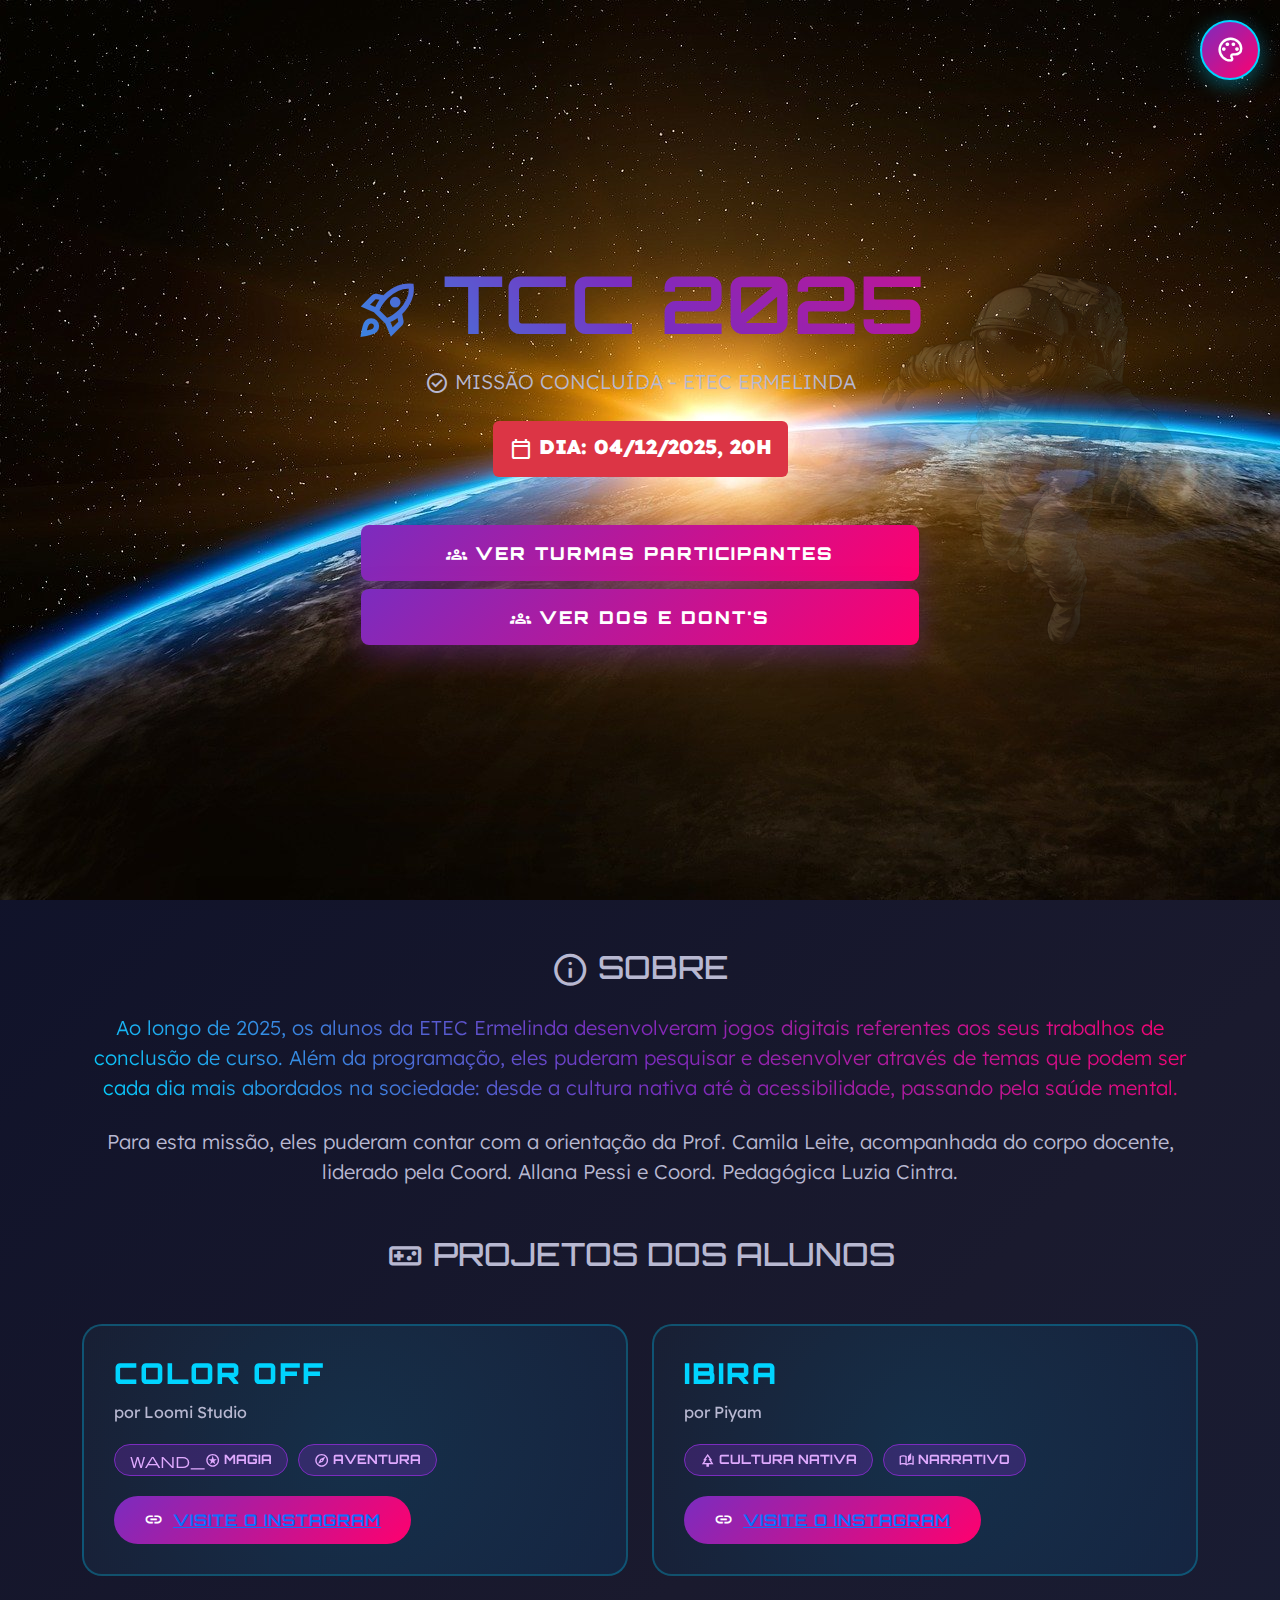
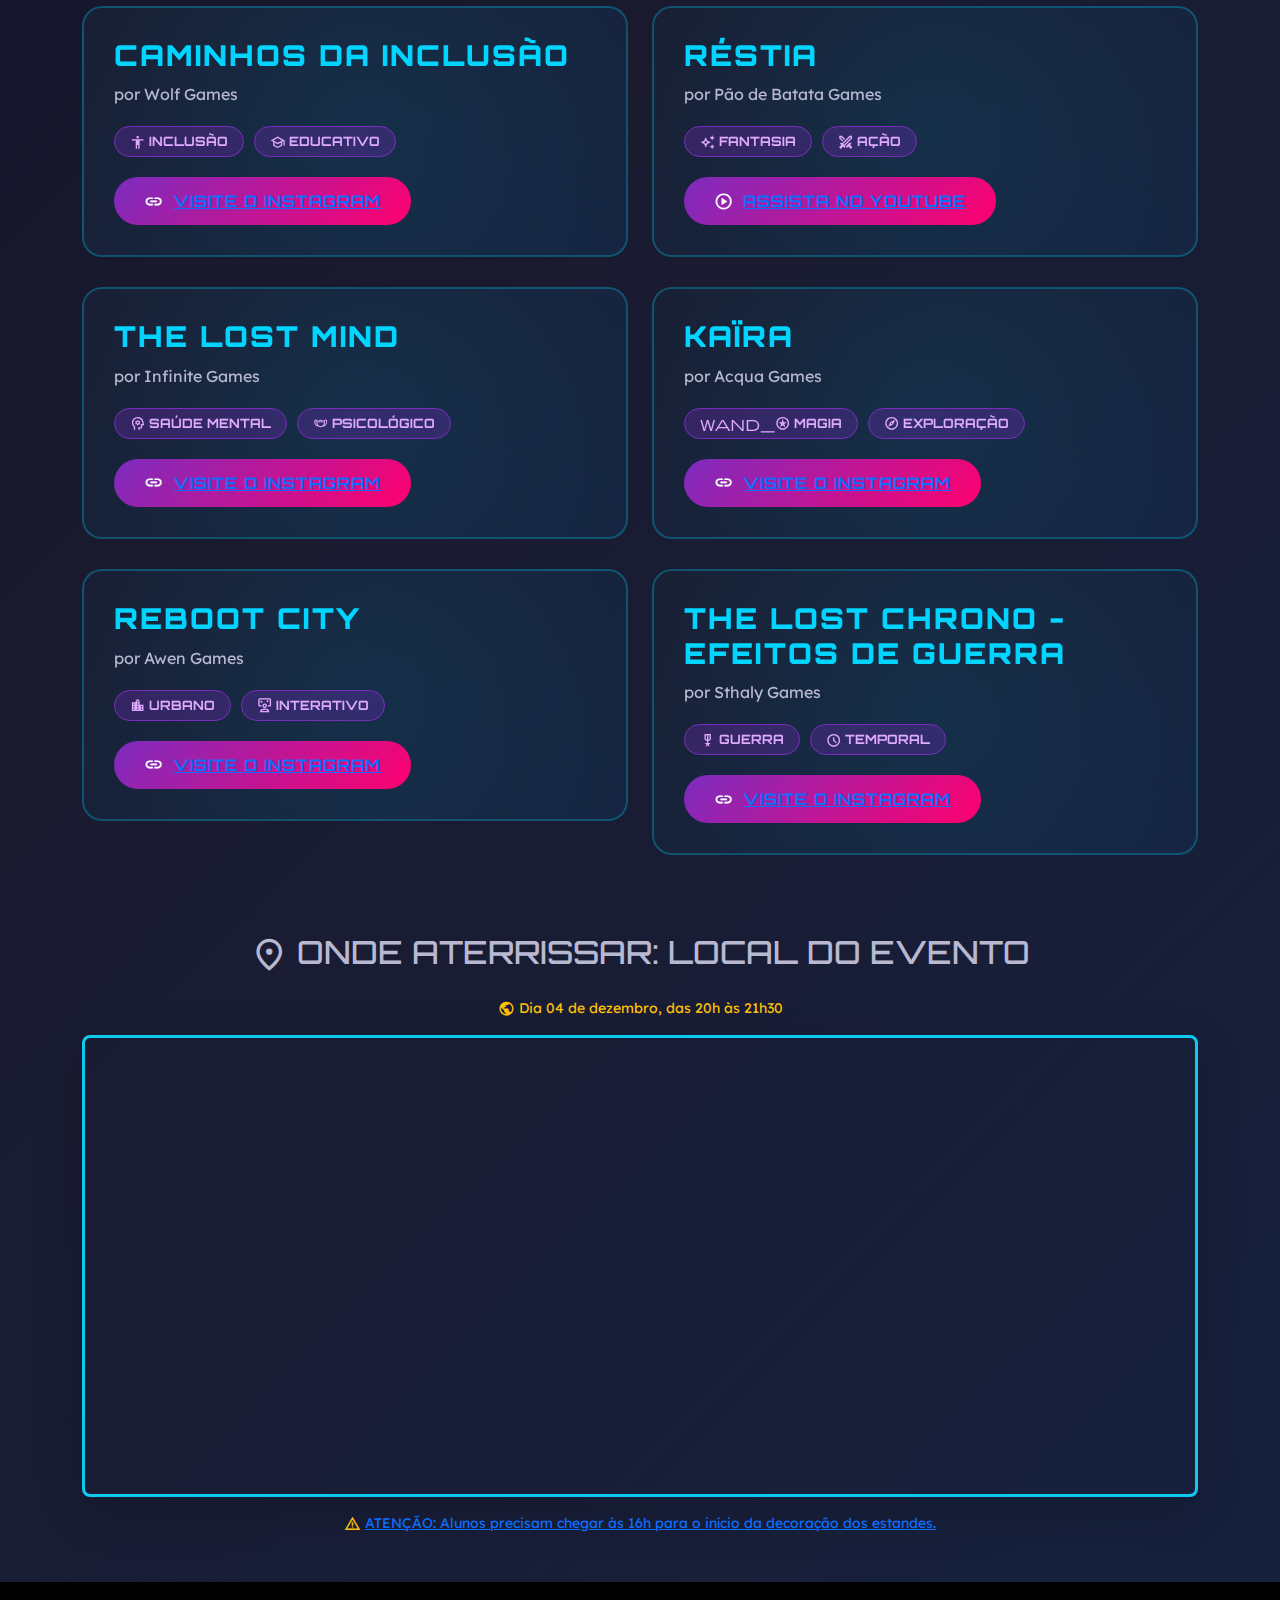
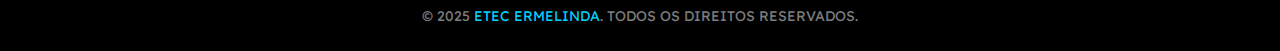
<file: index.html>
<!DOCTYPE html>
<html lang="pt-BR">

<head>
    <meta charset="UTF-8">
    <meta http-equiv="X-UA-Compatible" content="IE=edge">
    <meta name="viewport" content="width=device-width, initial-scale=1.0">
    <title>TCC 2025 - Missão ETEC Ermelinda</title>
    <meta name="description" content="Apresentações do Trabalhos de Conclusão de Curso em Jogos Digitais (2023/2025)">
    <meta name="keywords" content="tcc, unity, gamemaker, demonstrações, feira, banca, desenvolvimento">
    <meta name="author" content="ETEC Ermelinda">

    <meta property="og:title" content="TCC 2025 - Missão ETEC Ermelinda">
    <meta property="og:description"
        content="Apresentações do Trabalhos de Conclusão de Curso em Jogos Digitais (2023/2025)">
    <meta property="og:image" content="./assets/img/astronaut.png">
    <meta property="og:url" content="https://tcc.camilaloliveira.me">
    <meta property="og:type" content="website">


    <link href="https://cdn.jsdelivr.net/npm/bootstrap@5.3.3/dist/css/bootstrap.min.css" rel="stylesheet"
        integrity="sha384-QWTKZyjpPEjISv5WaRU9OFeRpok6YctnYmDr5pNlyT2bRjXh0JMhjY6hW+ALEwIH" crossorigin="anonymous">

    <link rel="preconnect" href="https://fonts.googleapis.com">
    <link rel="preconnect" href="https://fonts.gstatic.com" crossorigin>
    <link rel="stylesheet" href="./assets/css/style.css">
    <link rel="icon" href="./assets/img/astronaut.png" type="image/x-icon">
</head>

<body class="bg-dark">
    <div class="stars" id="stars"></div>

    <!-- Botão de Troca de Tema -->
    <button class="theme-toggle" id="themeToggle" title="Trocar Tema">
        <span class="material-symbols-outlined">palette</span>
    </button>

    <header class="hero-section text-white d-flex align-items-center justify-content-center">
        <div class="parallax-astronauta d-none d-lg-block"></div>

        <div class="container text-center hero-content position-relative">
            <h1 class="display-1 fw-bold mb-3 highlight-text">
                <span class="material-symbols-outlined" style="font-size: 0.8em;">rocket_launch</span>
                TCC 2025
            </h1>
            <p class="lead mb-4 highlight-text-secondary">
                <span class="material-symbols-outlined">check_circle</span>
                MISSÃO CONCLUÍDA - ETEC ERMELINDA
            </p>
            <div class="badge bg-danger p-3 mb-5 fs-5">
                <span class="material-symbols-outlined">calendar_today</span>
                <span class="text-uppercase fw-bolder">Dia: 04/12/2025, 20h</span>
            </div>

            <div class="d-grid gap-2 col-md-6 mx-auto">
                <a href="#projetos" class="btn btn-lg btn-primary cta-button">
                    <span class="material-symbols-outlined">groups</span>
                    VER TURMAS PARTICIPANTES
                </a>
                <a href="/code" class="btn btn-lg btn-primary cta-button">
                    <span class="material-symbols-outlined">groups</span>
                    VER DOs e DONT'S
                </a>
            </div>
        </div>
    </header>

    <section class="container my-5 text-center">
        <h2 class="text-uppercase mb-4 highlight-text-secondary">
            <span class="material-symbols-outlined">info</span>
            SOBRE
        </h2>

        <p class="lead mb-4 highlight-text">
            Ao longo de 2025, os alunos da ETEC Ermelinda desenvolveram jogos digitais referentes aos seus trabalhos de
            conclusão de curso.
            Além da programação, eles puderam pesquisar e desenvolver através de temas que podem ser cada dia mais
            abordados na sociedade: desde a cultura nativa até à acessibilidade, passando pela saúde mental.
        </p>

        <p class="lead mb-4 highlight-text-secondary">
            Para esta missão, eles puderam contar com a orientação da Prof. Camila Leite, acompanhada do corpo docente,
            liderado pela Coord. Allana Pessi e Coord. Pedagógica Luzia Cintra.
        </p>
    </section>

    <section id="projetos" class="container my-5">
        <h2 class="text-uppercase mb-5 text-center highlight-text-secondary">
            <span class="material-symbols-outlined">videogame_asset</span>
            PROJETOS DOS ALUNOS
        </h2>

        <div class="row">
            <div class="col-lg-6">
                <div class="game-card">
                    <h2 class="game-title">Color Off</h2>
                    <p class="studio-name">por Loomi Studio</p>
                    <div class="card-tags">
                        <span class="tag"><span class="material-symbols-outlined">wand_stars</span> Magia</span>
                        <span class="tag"><span class="material-symbols-outlined">explore</span> Aventura</span>
                    </div>
                    <span class="social-btn">
                        <span class="material-symbols-outlined">link</span>
                        <a href="https://www.instagram.com/loom.istudio/" target="_blank">Visite o Instagram</a>
                    </span>
                </div>
            </div>

            <div class="col-lg-6">
                <div class="game-card">
                    <h2 class="game-title">Ibira</h2>
                    <p class="studio-name">por Piyam</p>
                    <div class="card-tags">
                        <span class="tag"><span class="material-symbols-outlined">park</span> Cultura Nativa</span>
                        <span class="tag"><span class="material-symbols-outlined">auto_stories</span> Narrativo</span>
                    </div>
                    <span class="social-btn">
                        <span class="material-symbols-outlined">link</span>
                        <a href="https://www.instagram.com/piyamstudios2025/" target="_blank">Visite o Instagram</a>
                    </span>
                </div>
            </div>

            <div class="col-lg-6">
                <div class="game-card">
                    <h2 class="game-title">Caminhos da Inclusão</h2>
                    <p class="studio-name">por Wolf Games</p>
                    <div class="card-tags">
                        <span class="tag"><span class="material-symbols-outlined">accessibility</span> Inclusão</span>
                        <span class="tag"><span class="material-symbols-outlined">school</span> Educativo</span>
                    </div>
                    <span class="social-btn">
                        <span class="material-symbols-outlined">link</span>
                        <a href="https://www.instagram.com/wolf_games07/" target="_blank">Visite o Instagram</a>
                    </span>
                </div>
            </div>

            <div class="col-lg-6">
                <div class="game-card">
                    <h2 class="game-title">Réstia</h2>
                    <p class="studio-name">por Pão de Batata Games</p>
                    <div class="card-tags">
                        <span class="tag"><span class="material-symbols-outlined">auto_awesome</span> Fantasia</span>
                        <span class="tag"><span class="material-symbols-outlined">swords</span> Ação</span>
                    </div>
                    <span class="social-btn">
                        <span class="material-symbols-outlined">play_circle</span>
                        <a href="https://www.youtube.com/watch?v=yZV9eFhv34k" target="_blank">Assista no YouTube</a>
                    </span>
                </div>
            </div>

            <div class="col-lg-6">
                <div class="game-card">
                    <h2 class="game-title">The Lost Mind</h2>
                    <p class="studio-name">por Infinite Games</p>
                    <div class="card-tags">
                        <span class="tag"><span class="material-symbols-outlined">psychology</span> Saúde Mental</span>
                        <span class="tag"><span class="material-symbols-outlined">masks</span> Psicológico</span>
                    </div>
                    <span class="social-btn">
                        <span class="material-symbols-outlined">link</span>
                        <a href="https://www.instagram.com/infinitegames2025/" target="_blank">Visite o Instagram</a>
                    </span>
                </div>
            </div>

            <div class="col-lg-6">
                <div class="game-card">
                    <h2 class="game-title">Kaïra</h2>
                    <p class="studio-name">por Acqua Games</p>
                    <div class="card-tags">
                        <span class="tag"><span class="material-symbols-outlined">wand_stars</span> Magia</span>
                        <span class="tag"><span class="material-symbols-outlined">explore</span> Exploração</span>
                    </div>
                    <span class="social-btn">
                        <span class="material-symbols-outlined">link</span>
                        <a href="https://www.instagram.com/acquagames/" target="_blank">Visite o Instagram</a>
                    </span>
                </div>
            </div>

            <div class="col-lg-6">
                <div class="game-card">
                    <h2 class="game-title">Reboot City</h2>
                    <p class="studio-name">por Awen Games</p>
                    <div class="card-tags">
                        <span class="tag"><span class="material-symbols-outlined">location_city</span> Urbano</span>
                        <span class="tag"><span class="material-symbols-outlined">interactive_space</span>
                            Interativo</span>
                    </div>
                    <span class="social-btn">
                        <span class="material-symbols-outlined">link</span>
                        <a href="https://www.instagram.com/awen.sp/" target="_blank">Visite o Instagram</a>
                    </span>
                </div>
            </div>

            <div class="col-lg-6">
                <div class="game-card">
                    <h2 class="game-title">The Lost Chrono - Efeitos de Guerra</h2>
                    <p class="studio-name">por Sthaly Games</p>
                    <div class="card-tags">
                        <span class="tag"><span class="material-symbols-outlined">military_tech</span> Guerra</span>
                        <span class="tag"><span class="material-symbols-outlined">schedule</span> Temporal</span>
                    </div>
                    <span class="social-btn">
                        <span class="material-symbols-outlined">link</span>
                        <a href="https://www.instagram.com/sthalygames.studio/" target="_blank">Visite o Instagram</a>
                    </span>
                </div>
            </div>
        </div>
    </section>

    <section class="container my-5 text-center">
        <h2 class="text-uppercase mb-4 highlight-text-secondary">
            <span class="material-symbols-outlined">location_on</span>
            ONDE ATERRISSAR: LOCAL DO EVENTO
        </h2>
        <p class="text-muted small">
            <span class="material-symbols-outlined" style="color: #ffc107;">public</span>
            <span class="text-warning">Dia 04 de dezembro, das 20h às 21h30</span>
        </p>

        <div class="map-container mb-3 shadow-lg border border-3 border-info rounded-3">
            <iframe
                src="https://www.google.com/maps/embed?pb=!1m18!1m12!1m3!1d3660.3537610357043!2d-46.92028598954079!3d-23.447700657337368!2m3!1f0!2f0!3f0!3m2!1i1024!2i768!4f13.1!3m3!1m2!1s0x94cf1b4f35f504c1%3A0xa7a8044b1efb763a!2sEtec%20Ermelinda%20Giannini%20Teixeira!5e0!3m2!1spt-BR!2sbr!4v1761871661388!5m2!1spt-BR!2sbr"
                width="100%" height="450" style="border:0;" allowfullscreen="" loading="lazy"
                referrerpolicy="no-referrer-when-downgrade"></iframe>
        </div>
        <p class="text-muted small">
            <span class="material-symbols-outlined" style="color: #ffc107;">warning</span>
            <span class="text-warning"><a href="/code">ATENÇÃO: Alunos precisam chegar às 16h para o início da decoração dos
                estandes.</a></span>
        </p>
    </section>

    <footer class="bg-black text-center text-white-50 py-4 mt-5">
        <div class="container">
            <p class="mb-0 small text-uppercase">© 2025 <a href="https://etecermelinda.cps.sp.gov.br"
                    target="_blank">ETEC ERMELINDA</a>. TODOS OS DIREITOS RESERVADOS.</p>
        </div>
    </footer>

    <script src="https://cdn.jsdelivr.net/npm/bootstrap@5.3.3/dist/js/bootstrap.bundle.min.js"
        integrity="sha384-YvpcrYf0tY3lHB60NNkmXc5s9fDVZLESaAA55NDzOxhy9GkcIdslK1eN7N6jIeHz"
        crossorigin="anonymous"></script>

    <script src="./assets/js/main.js"></script>
</body>

</html>
</file>
<file: assets/css/style.css>
@import url('themes.css');
@import url('https://fonts.googleapis.com/css2?family=Orbitron:wght@700;900&family=Lexend:wght@100..900&display=swap');
@import url('https://fonts.googleapis.com/css2?family=Material+Symbols+Outlined:opsz,wght,FILL,GRAD@20..48,100..700,0..1,-50..200');

body {
    background: linear-gradient(135deg, #0a0e27 0%, #1a1a2e 50%, #16213e 100%);
    font-family: 'Lexend', sans-serif;
}

h1,
h2,
.game-title,
.cta-button,
.social-btn,
.tag,
.coming-soon {
    font-family: 'Orbitron', sans-serif;
}

.material-symbols-outlined {
    font-variation-settings:
        'FILL' 0,
        'wght' 400,
        'GRAD' 0,
        'opsz' 24;
    vertical-align: middle;
    font-size: 1.2em;
}

.hero-section {
    min-height: 100vh;
    background: linear-gradient(135deg, rgba(10, 14, 39, 0.95) 0%, rgba(26, 26, 46, 0.95) 100%);
    background-image: url('../img/bg.jpg');
    position: relative;
    overflow: hidden;
}

.parallax-astronauta {
    position: absolute;
    width: 100%;
    height: 100%;
    background-image: url('../img/astronaut.png');
    background-size: 300px;
    background-repeat: no-repeat;
    background-position: 90% 50%;
    opacity: 0.15;
    animation: float 6s ease-in-out infinite;
}

@keyframes float {

    0%,
    100% {
        transform: translateY(0px);
    }

    50% {
        transform: translateY(-30px);
    }
}

.hero-content {
    z-index: 10;
}

.highlight-text {
    background: linear-gradient(45deg, var(--primary-color), var(--secondary-color), var(--accent-color));
    -webkit-background-clip: text;
    -webkit-text-fill-color: transparent;
    background-clip: text;
    animation: glow 2s ease-in-out infinite alternate;
}

@keyframes glow {
    from {
        filter: drop-shadow(0 0 20px rgba(0, 212, 255, 0.5));
    }

    to {
        filter: drop-shadow(0 0 40px rgba(255, 0, 110, 0.8));
    }
}

.highlight-text-secondary {
    color: #b8b8d1;
}

.cta-button {
    background: linear-gradient(135deg, var(--secondary-color) 0%, var(--accent-color) 100%);
    border: none;
    padding: 15px 40px;
    font-size: 1.1rem;
    font-weight: 900;
    text-transform: uppercase;
    letter-spacing: 2px;
    transition: all 0.3s ease;
    box-shadow: 0 10px 30px rgba(123, 44, 191, 0.4);
}

.cta-button:hover {
    transform: translateY(-5px);
    box-shadow: 0 15px 40px rgba(255, 0, 110, 0.6);
}

.game-card {
    background: linear-gradient(135deg, rgba(26, 26, 46, 0.9) 0%, rgba(22, 33, 62, 0.9) 100%);
    border: 2px solid rgba(0, 212, 255, 0.3);
    border-radius: 20px;
    padding: 30px;
    margin-bottom: 30px;
    transition: all 0.4s ease;
    position: relative;
    overflow: hidden;
}

.game-card::before {
    content: '';
    position: absolute;
    top: -50%;
    left: -50%;
    width: 200%;
    height: 200%;
    background: radial-gradient(circle, rgba(0, 212, 255, 0.1) 0%, transparent 70%);
    animation: rotate 20s linear infinite;
    pointer-events: none;
}

@keyframes rotate {
    from {
        transform: rotate(0deg);
    }

    to {
        transform: rotate(360deg);
    }
}

.game-card:hover {
    transform: translateY(-10px);
    border-color: rgba(0, 212, 255, 0.8);
    box-shadow: 0 20px 60px rgba(0, 212, 255, 0.4);
}

.game-title {
    font-size: 1.8rem;
    font-weight: 900;
    color: var(--primary-color);
    margin-bottom: 10px;
    text-transform: uppercase;
    letter-spacing: 2px;
    position: relative;
    z-index: 1;
}

.studio-name {
    font-size: 1rem;
    color: #b8b8d1;
    margin-bottom: 20px;
    font-weight: 400;
    position: relative;
    z-index: 1;
}

.card-tags {
    display: flex;
    flex-wrap: wrap;
    gap: 10px;
    margin-bottom: 20px;
    position: relative;
    z-index: 1;
}

.tag {
    background: rgba(123, 44, 191, 0.3);
    border: 1px solid var(--secondary-color);
    color: #e0aaff;
    padding: 5px 15px;
    border-radius: 20px;
    font-size: 0.8rem;
    font-weight: 700;
    text-transform: uppercase;
}

.social-btn {
    display: inline-flex;
    align-items: center;
    gap: 10px;
    background: linear-gradient(135deg, var(--secondary-color) 0%, var(--accent-color) 100%);
    color: white;
    padding: 12px 30px;
    border-radius: 30px;
    text-decoration: none;
    font-weight: 700;
    transition: all 0.3s ease;
    border: none;
    font-size: 1rem;
    text-transform: uppercase;
    letter-spacing: 1px;
    position: relative;
    z-index: 1;
}

.social-btn:hover {
    transform: scale(1.05);
    box-shadow: 0 10px 30px rgba(255, 0, 110, 0.5);
    color: white;
}

.coming-soon {
    display: inline-block;
    background: rgba(255, 193, 7, 0.2);
    border: 1px solid #ffc107;
    color: #ffc107;
    padding: 8px 20px;
    border-radius: 20px;
    font-size: 0.9rem;
    font-weight: 700;
    position: relative;
    z-index: 1;
}

.map-container {
    border-radius: 20px;
    overflow: hidden;
}

.stars {
    position: fixed;
    top: 0;
    left: 0;
    width: 100%;
    height: 100%;
    pointer-events: none;
    z-index: 0;
}

.star {
    position: absolute;
    background: white;
    border-radius: 50%;
    animation: twinkle 3s infinite;
}

@keyframes twinkle {

    0%,
    100% {
        opacity: 0.3;
    }

    50% {
        opacity: 1;
    }
}

footer a {
    color: var(--primary-color);
    text-decoration: none;
    transition: color 0.3s ease;
}

footer a:hover {
    color: var(--accent-color);
}

.theme-toggle {
    position: fixed;
    top: 20px;
    right: 20px;
    z-index: 1000;
    background: linear-gradient(135deg, var(--secondary-color) 0%, var(--accent-color) 100%);
    border: 2px solid var(--primary-color);
    color: white;
    width: 60px;
    height: 60px;
    border-radius: 50%;
    display: flex;
    align-items: center;
    justify-content: center;
    font-size: 1.5rem;
    cursor: pointer;
    transition: all 0.3s ease;
    box-shadow: 0 5px 20px rgba(0, 212, 255, 0.4);
}

.theme-toggle:hover {
    transform: rotate(180deg) scale(1.1);
    box-shadow: 0 8px 30px rgba(255, 0, 110, 0.6);
}

.theme-toggle:active {
    transform: rotate(180deg) scale(0.95);
}
</file>
